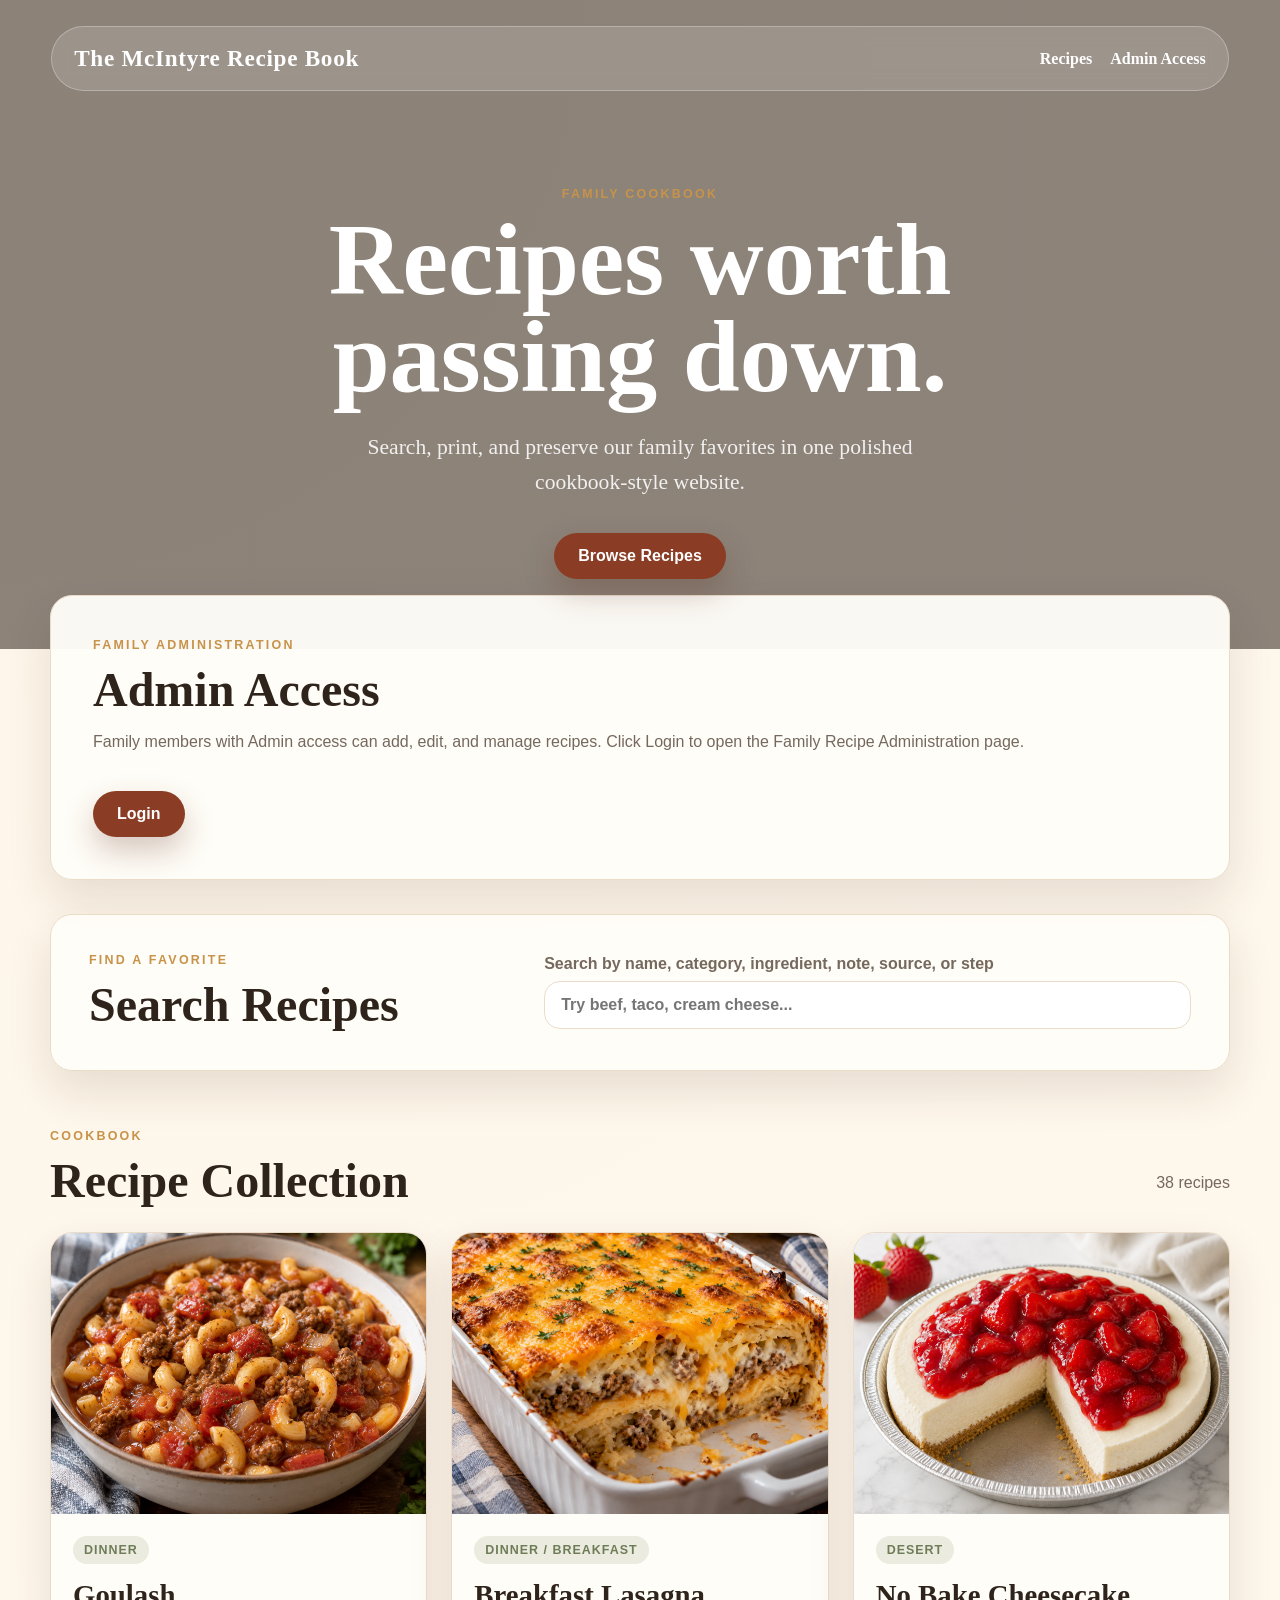
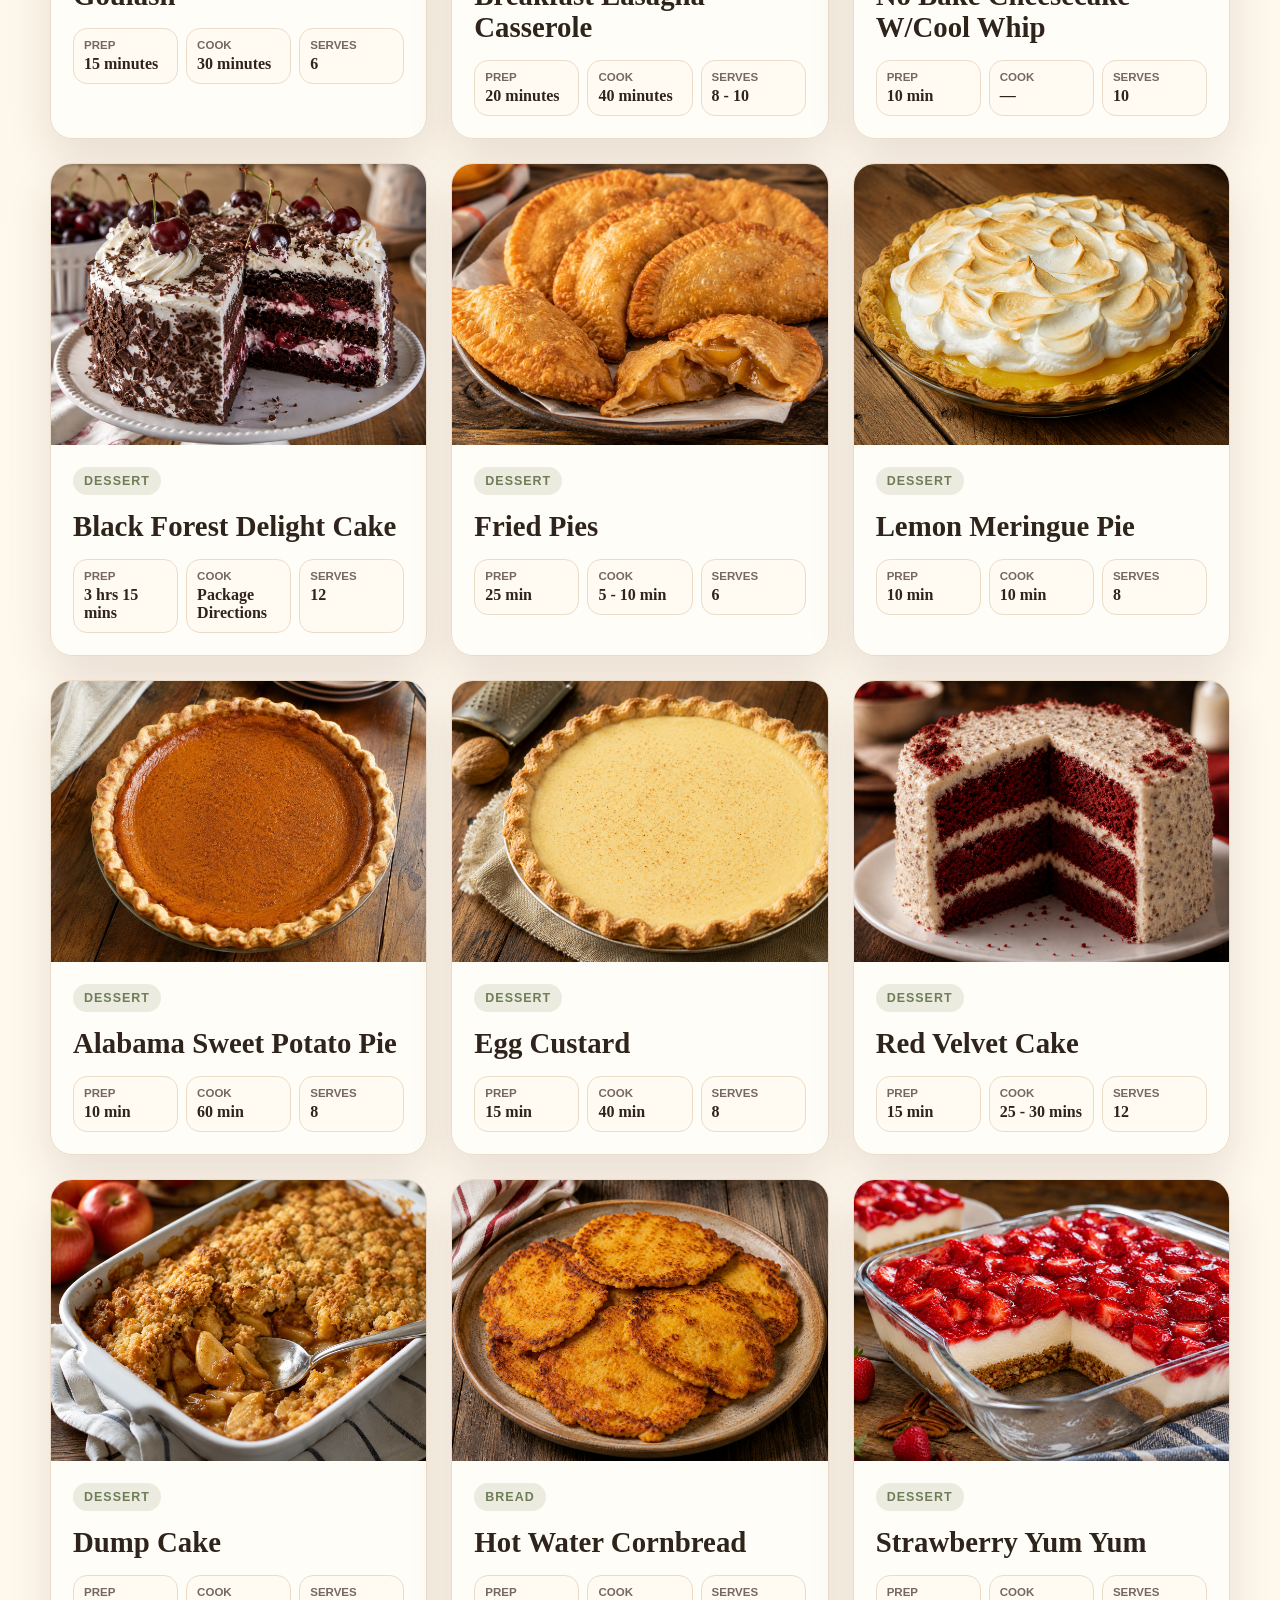
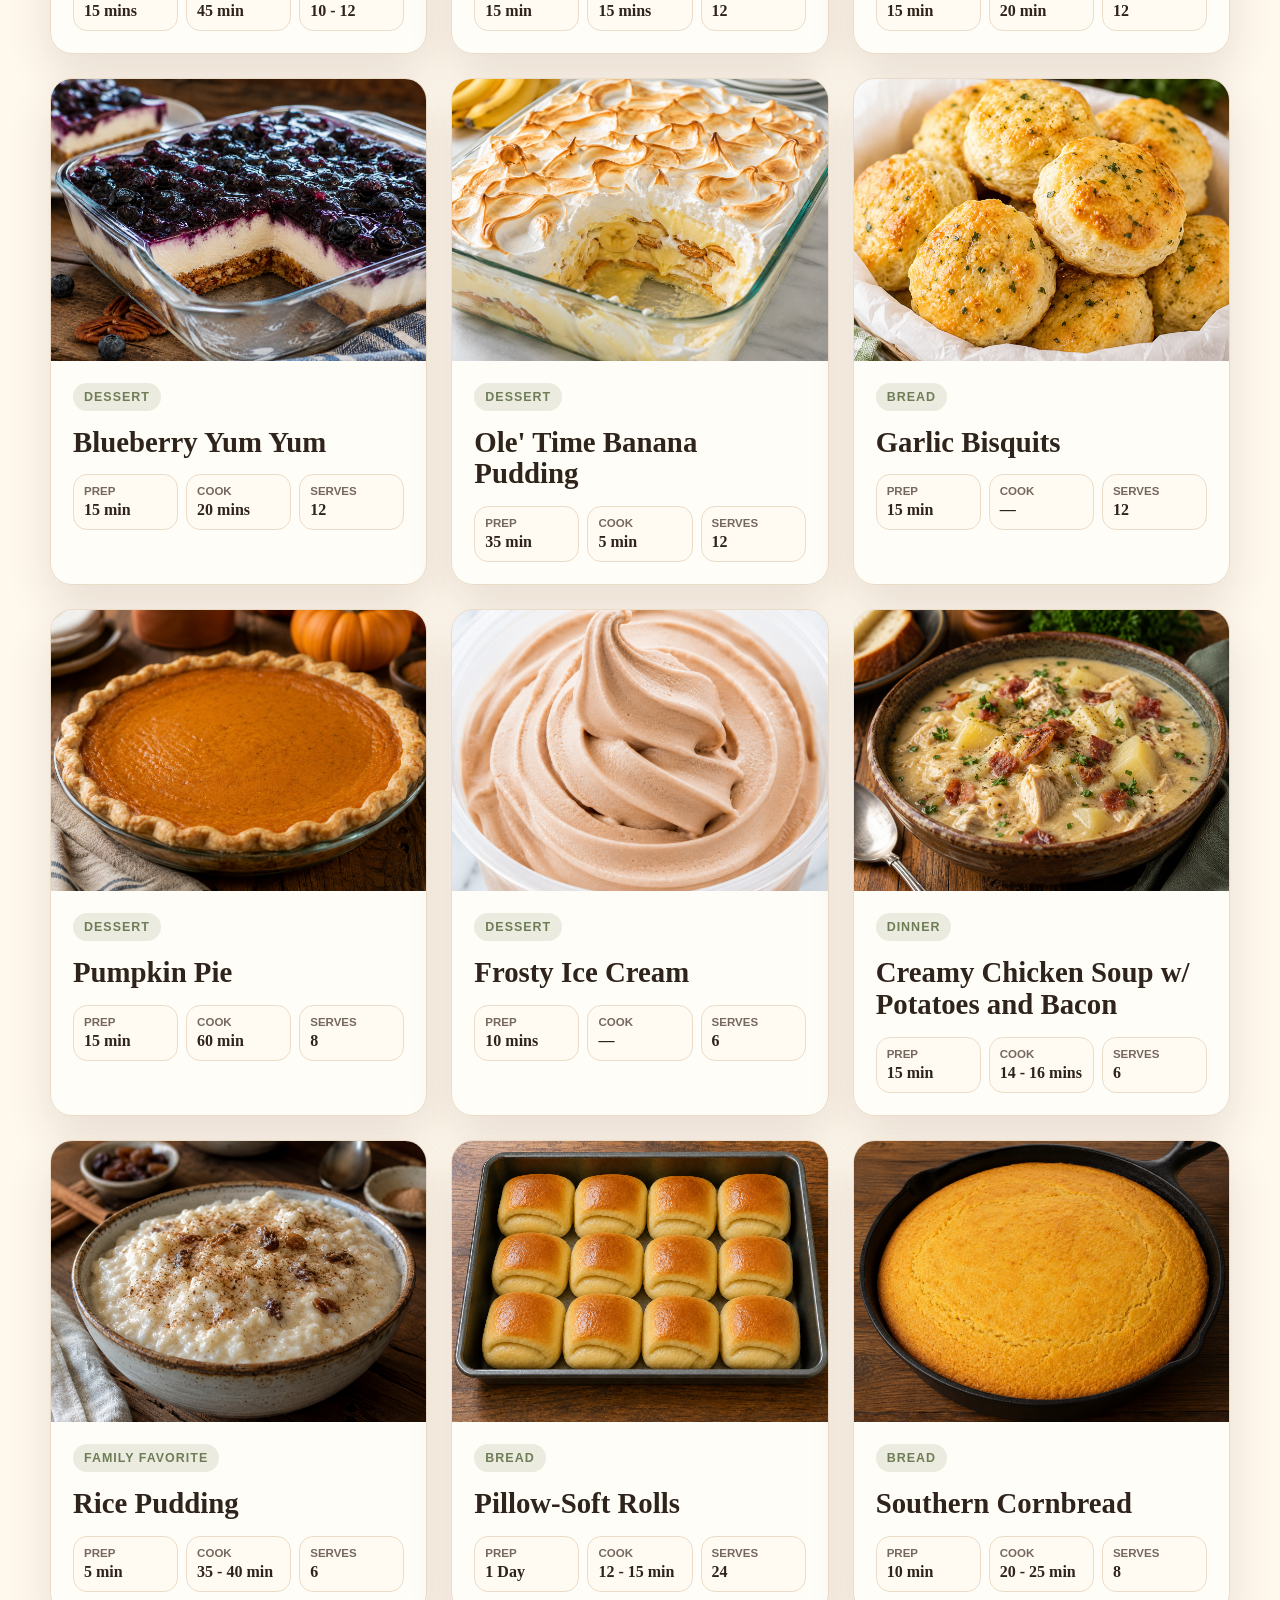
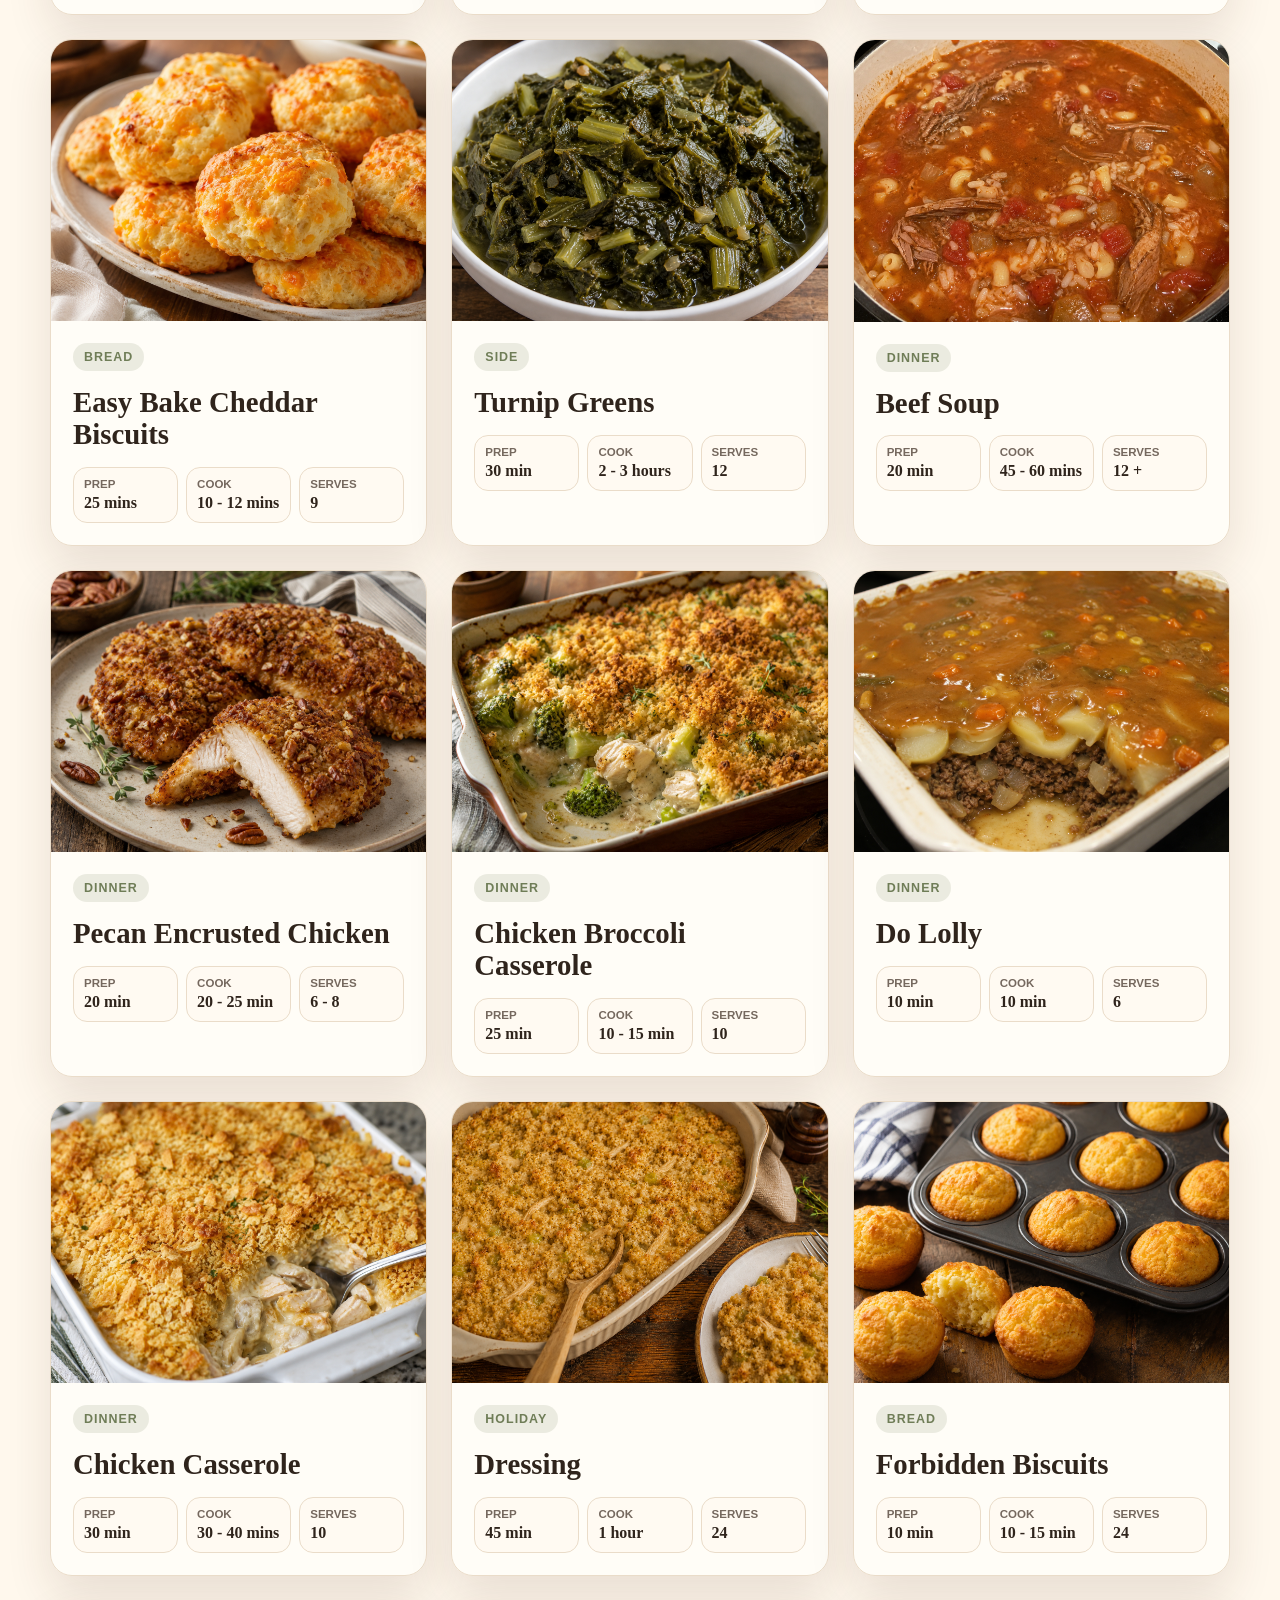
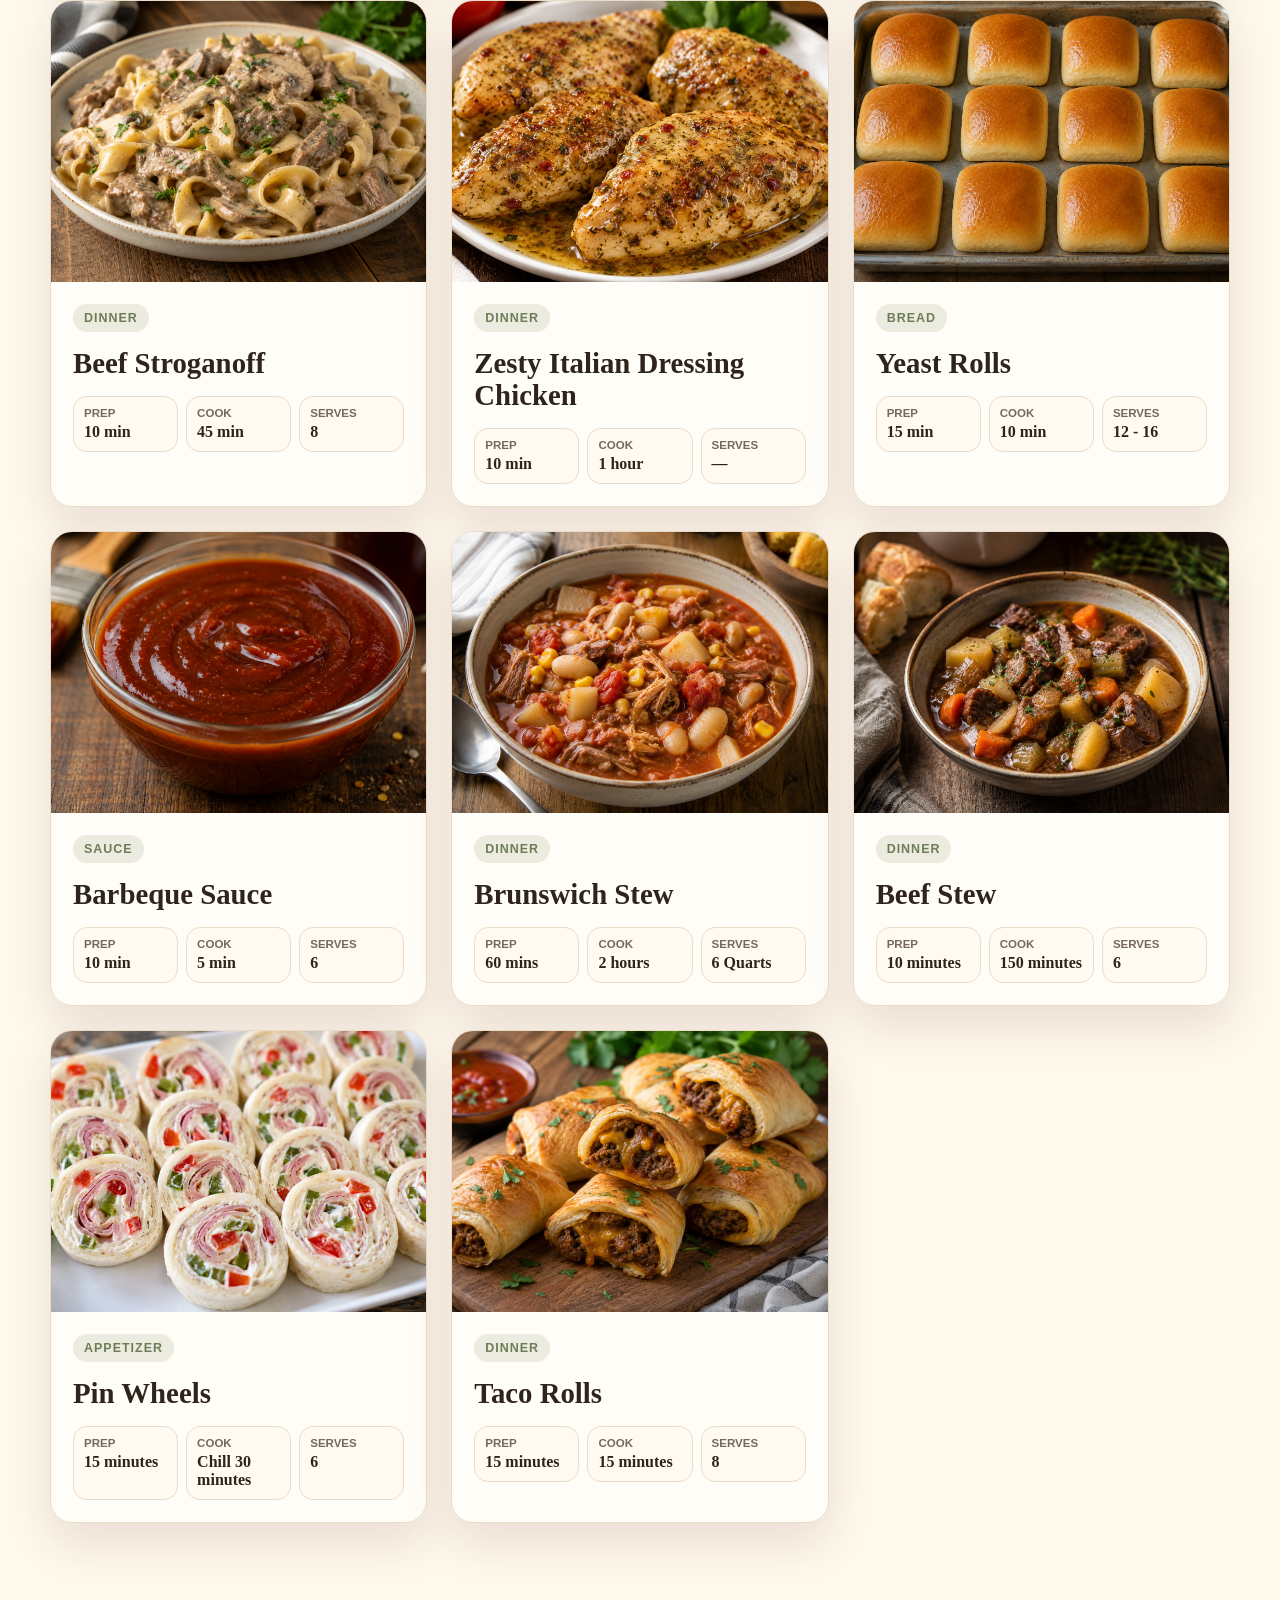
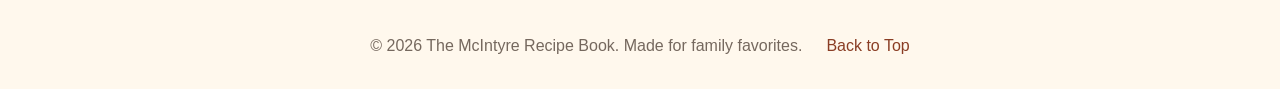
<file: index.html>
<!DOCTYPE html>
<html lang="en">
<head>
  <meta charset="utf-8" />
  <meta name="viewport" content="width=device-width, initial-scale=1" />
  <title>The McIntyre Recipe Book</title>
  <link rel="stylesheet" href="style.css" />
</head>

<body>
  <header class="site-hero" id="top">
    <nav class="top-nav" aria-label="Main navigation">
      <a class="brand" href="#top">The McIntyre Recipe Book</a>

      <div class="nav-links">
        <a href="#recipes">Recipes</a>
        <a href="#admin-access">Admin Access</a>
      </div>
    </nav>

    <section class="hero-content">
      <p class="eyebrow">Family Cookbook</p>

      <h1>Recipes worth passing down.</h1>

      <p class="hero-text">
        Search, print, and preserve our family favorites in one polished
        cookbook-style website.
      </p>

      <a class="primary-button" href="#recipes">
        Browse Recipes
      </a>
    </section>
  </header>

  <main>
    <section
      class="cookbook-panel github-panel"
      id="admin-access"
      aria-labelledby="admin-access-title"
    >
      <div class="section-heading form-heading">
        <div>
          <p class="section-label">
            Family Administration
          </p>

          <h2 id="admin-access-title">
            Admin Access
          </h2>

          <p class="muted">
            Family members with Admin access can add, edit,
            and manage recipes. Click Login to open the
            Family Recipe Administration page.
          </p>
        </div>
      </div>

      <div class="form-actions">
        <a
          class="primary-button"
          href="admin.html"
        >
          Login
        </a>
      </div>
    </section>

    <section
      class="cookbook-panel search-panel"
      aria-labelledby="recipe-search-title"
    >
      <div>
        <p class="section-label">
          Find a favorite
        </p>

        <h2 id="recipe-search-title">
          Search Recipes
        </h2>
      </div>

      <label
        class="search-box"
        for="recipe-search"
      >
        <span>
          Search by name, category, ingredient,
          note, source, or step
        </span>

        <input
          id="recipe-search"
          type="search"
          placeholder="Try beef, taco, cream cheese..."
        />
      </label>
    </section>

    <section
      class="recipes-section"
      id="recipes"
      aria-labelledby="recipes-title"
    >
      <div class="section-heading">
        <div>
          <p class="section-label">
            Cookbook
          </p>

          <h2 id="recipes-title">
            Recipe Collection
          </h2>
        </div>

        <p
          id="recipe-count"
          class="recipe-count"
        ></p>
      </div>

      <div
        id="recipes-grid"
        class="recipes-grid"
      ></div>

      <div
        id="empty-state"
        class="empty-state"
        hidden
      >
        <h3>No recipes found</h3>

        <p>
          Try a different search.
        </p>
      </div>
    </section>
  </main>

  <footer class="site-footer">
    <p>
      &copy;
      <span id="current-year"></span>
      The McIntyre Recipe Book.
      Made for family favorites.
    </p>

    <a href="#top">
      Back to Top
    </a>
  </footer>

  <!-- Full Recipe Modal -->
  <div
    id="recipe-modal"
    class="recipe-modal"
    hidden
  >
    <div
      class="recipe-modal-dialog"
      role="dialog"
      aria-modal="true"
      aria-labelledby="recipe-modal-title"
    >
      <button
        id="recipe-modal-close"
        class="recipe-modal-close"
        type="button"
        aria-label="Close recipe"
      >
        &times;
      </button>

      <div id="recipe-modal-content"></div>
    </div>
  </div>

  <script src="config.js"></script>
  <script src="app.js"></script>
</body>
</html>
</file>
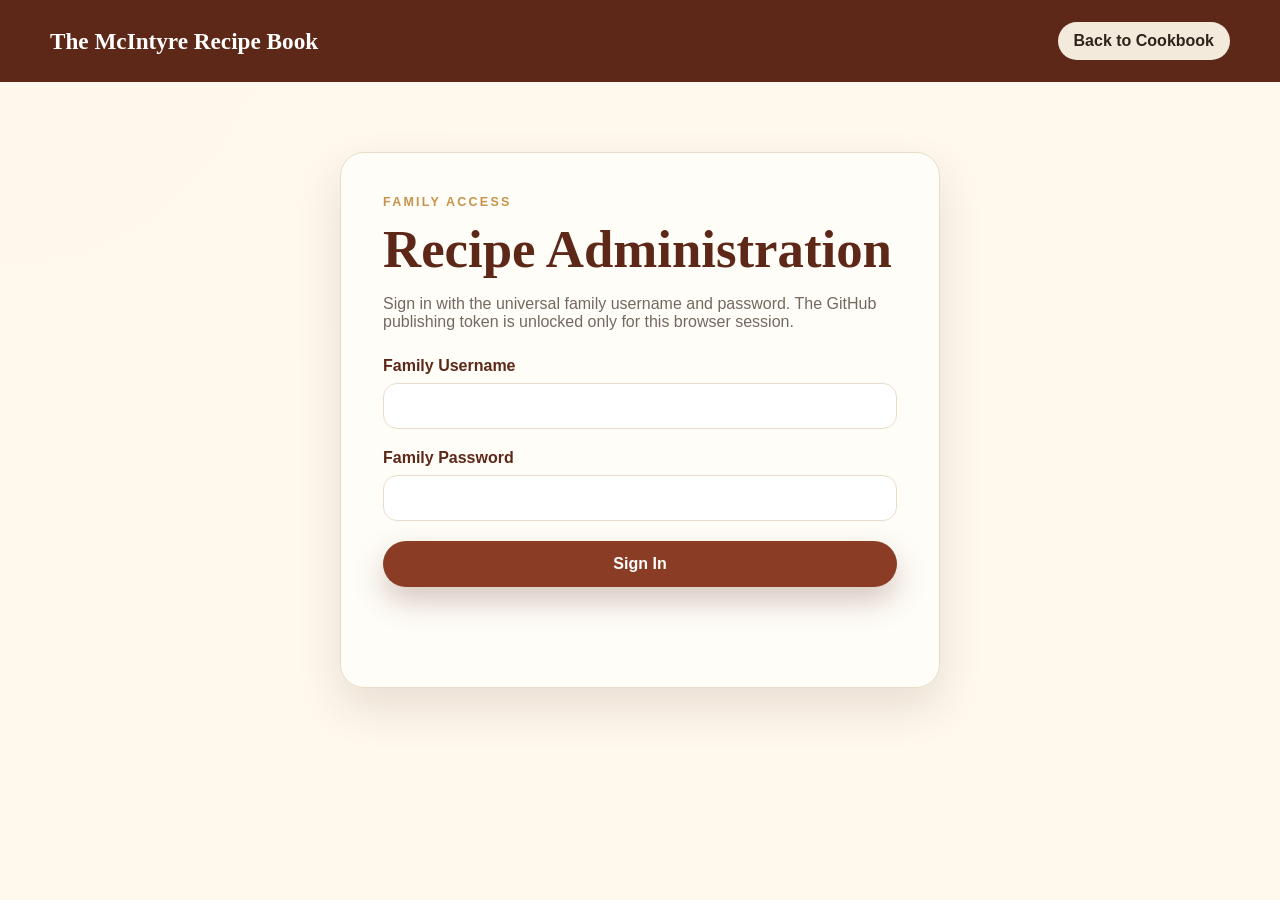
<file: admin.html>
<!DOCTYPE html>
<html lang="en">
<head>
  <meta charset="utf-8" />
  <meta name="viewport" content="width=device-width, initial-scale=1" />
  <title>Family Admin | The McIntyre Recipe Book</title>
  <link rel="stylesheet" href="style.css" />
  <link rel="stylesheet" href="admin.css" />
</head>
<body class="admin-page">
  <header class="admin-header">
    <div class="admin-header-inner">
      <a class="admin-brand" href="index.html">The McIntyre Recipe Book</a>
      <a class="secondary-button" href="index.html">Back to Cookbook</a>
    </div>
  </header>

  <main class="admin-main">
    <section id="login-panel" class="admin-card login-card">
      <p class="section-label">Family access</p>
      <h1>Recipe Administration</h1>
      <p class="muted">
        Sign in with the universal family username and password.
        The GitHub publishing token is unlocked only for this browser session.
      </p>

      <div id="setup-warning" class="setup-warning" hidden>
        <strong>Admin setup is not complete.</strong>
        Run <code>token-setup.html</code> on your computer, then upload the generated
        <code>admin-secrets.js</code> file to the website.
      </div>

      <form id="login-form" class="admin-form">
        <label>
          Family Username
          <input id="admin-username" type="text" autocomplete="username" required />
        </label>

        <label>
          Family Password
          <input id="admin-password" type="password" autocomplete="current-password" required />
        </label>

        <button id="login-button" class="primary-button" type="submit">Sign In</button>
        <p id="login-message" class="admin-message" role="status" aria-live="polite"></p>
      </form>
    </section>

    <section id="dashboard" class="admin-card dashboard" hidden>
      <div class="dashboard-heading">
        <div>
          <p class="section-label">Family cookbook</p>
          <h1>Recipe Administration</h1>
          <p class="muted">
            Add, edit, delete, and publish recipes directly to the cookbook repository. Changes takes about 5 minutes to show on the main page.
          </p>
        </div>

        <button id="logout-button" class="secondary-button" type="button">Sign Out</button>
      </div>

      <div class="admin-toolbar">
        <strong id="recipe-total">0 recipes</strong>
        <div class="admin-actions">
          <button id="new-recipe-button" class="primary-button" type="button">+ Add New Recipe</button>
          <button id="reload-button" class="secondary-button" type="button">Reload Latest</button>
        </div>
      </div>

      <p id="admin-message" class="admin-message" role="status" aria-live="polite"></p>
      <div id="recipe-list" class="admin-recipe-list"></div>

      <section id="recipe-editor" class="recipe-editor" hidden>
        <div class="editor-heading">
          <div>
            <p id="editor-mode-label" class="section-label">Add recipe</p>
            <h2 id="editor-title">Add a New Recipe</h2>
          </div>
          <button id="close-editor-button" class="secondary-button" type="button">Close</button>
        </div>

        <form id="recipe-form" class="admin-form">
          <input id="recipe-id" type="hidden" />

          <div class="admin-grid">
            <label>
              Recipe Name <span aria-hidden="true">*</span>
              <input id="recipe-title" type="text" required />
            </label>

            <label>
              Category
              <input id="recipe-category" type="text" placeholder="Dinner, Dessert, Breakfast..." />
            </label>

            <label>
              Prep Time
              <input id="recipe-prep" type="text" placeholder="15 minutes" />
            </label>

            <label>
              Cook Time
              <input id="recipe-cook" type="text" placeholder="45 minutes" />
            </label>

            <label>
              Servings
              <input id="recipe-servings" type="text" placeholder="6" />
            </label>

            <label>
              Recipe Source
              <input id="recipe-source" type="text" placeholder="Grandma, family favorite..." />
            </label>
          </div>

          <label>
            Existing Image Path
            <input id="recipe-image-path" type="text" placeholder="images/example.jpg" />
            <span class="field-hint">Leave this alone when editing to keep the current image.</span>
          </label>

          <label>
            Upload New Recipe Image
            <input id="recipe-image" type="file" accept="image/*" />
            <span class="field-hint">The image will publish to the repository's <strong>images/</strong> folder.</span>
          </label>

          <div id="image-preview-wrap" class="admin-image-preview-wrap" hidden>
            <img id="image-preview" class="admin-image-preview" alt="Recipe image preview" />
          </div>

          <label>
            Ingredients <span aria-hidden="true">*</span>
            <textarea id="recipe-ingredients" rows="8" placeholder="One ingredient per line" required></textarea>
          </label>

          <label>
            Instructions <span aria-hidden="true">*</span>
            <textarea id="recipe-instructions" rows="8" placeholder="One step per line" required></textarea>
          </label>

          <label>
            Family Notes
            <textarea id="recipe-notes" rows="4"></textarea>
          </label>

          <div class="admin-actions">
            <button id="save-button" class="primary-button" type="submit">Save & Publish Recipe</button>
            <button id="cancel-button" class="secondary-button" type="button">Cancel</button>
          </div>
        </form>
      </section>
    </section>
  </main>

  <script src="config.js"></script>
  <script src="admin-secrets.js"></script>
  <script src="admin.js"></script>
</body>
</html>
</file>
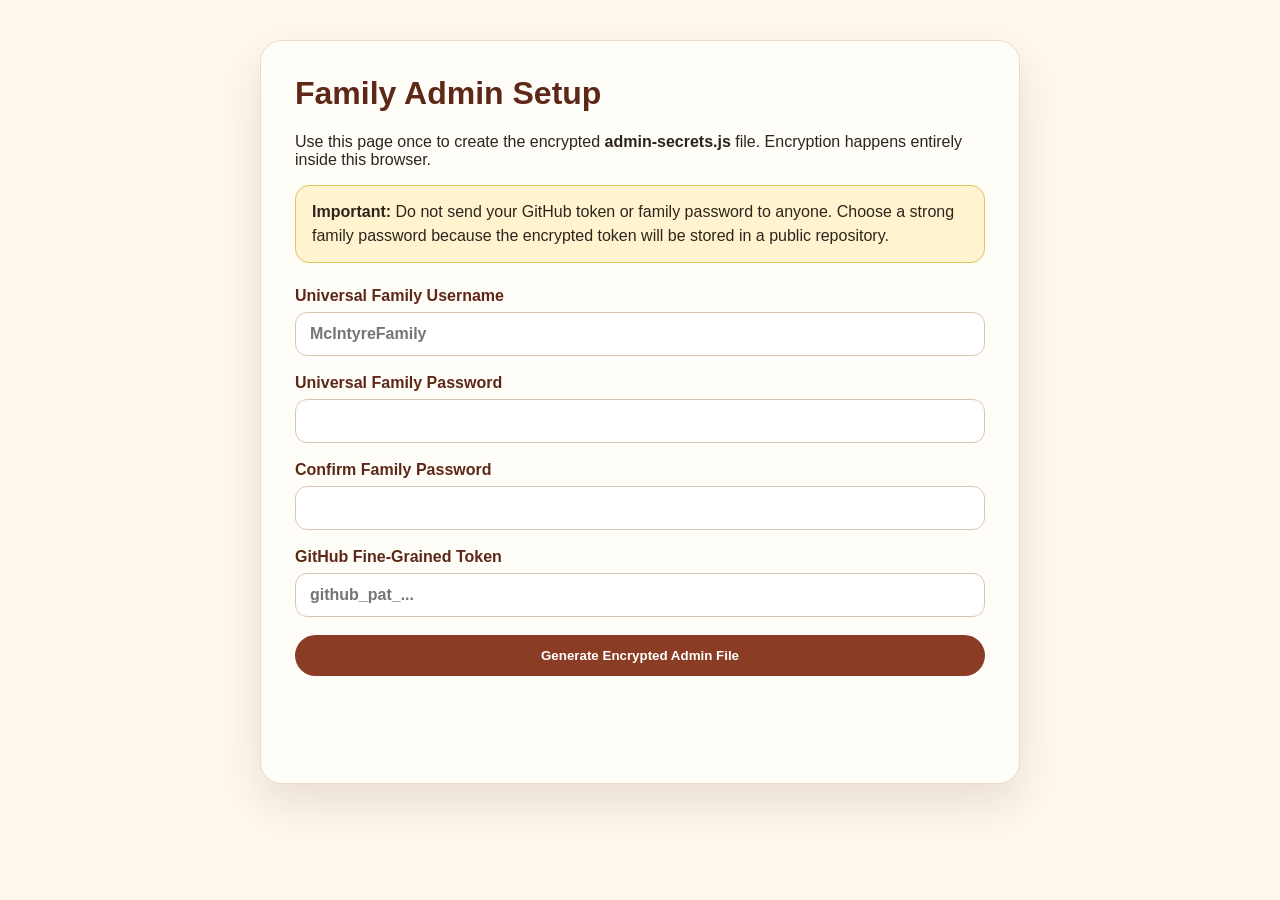
<file: token-setup.html>
<!DOCTYPE html>
<html lang="en">
<head>
  <meta charset="utf-8" />
  <meta name="viewport" content="width=device-width, initial-scale=1" />
  <title>McIntyre Cookbook Admin Setup</title>
  <style>
    :root { color-scheme: light; }
    * { box-sizing: border-box; }
    body {
      margin: 0;
      background: #fff8ed;
      color: #2f241c;
      font-family: Arial, Helvetica, sans-serif;
    }
    main {
      width: min(760px, calc(100% - 30px));
      margin: 40px auto;
      padding: 34px;
      background: #fffdf8;
      border: 1px solid #eadcc9;
      border-radius: 22px;
      box-shadow: 0 20px 45px rgba(70,45,24,.12);
    }
    h1 { margin-top: 0; color: #5d2818; }
    .warning {
      padding: 14px 16px;
      border: 1px solid #e3c25c;
      border-radius: 14px;
      background: #fff4cf;
      line-height: 1.5;
    }
    form { display: grid; gap: 18px; margin-top: 24px; }
    label { display: grid; gap: 7px; font-weight: 800; color: #5d2818; }
    input, textarea {
      width: 100%;
      border: 1px solid #d8c6b4;
      border-radius: 12px;
      padding: 12px 14px;
      font: inherit;
    }
    button {
      border: 0;
      border-radius: 999px;
      padding: 13px 22px;
      cursor: pointer;
      background: #8a3d24;
      color: white;
      font-weight: 800;
    }
    button.secondary { background: #eadcc9; color: #2f241c; }
    .buttons { display: flex; gap: 10px; flex-wrap: wrap; }
    #output-panel { margin-top: 28px; }
    #output { min-height: 220px; font-family: Consolas, monospace; }
    .status { min-height: 1.4em; font-weight: 700; color: #6f7d57; }
  </style>
</head>
<body>
  <main>
    <h1>Family Admin Setup</h1>
    <p>
      Use this page once to create the encrypted <strong>admin-secrets.js</strong> file.
      Encryption happens entirely inside this browser.
    </p>

    <div class="warning">
      <strong>Important:</strong> Do not send your GitHub token or family password to anyone.
      Choose a strong family password because the encrypted token will be stored in a public repository.
    </div>

    <form id="setup-form">
      <label>
        Universal Family Username
        <input id="username" type="text" placeholder="McIntyreFamily" required />
      </label>

      <label>
        Universal Family Password
        <input id="password" type="password" minlength="14" required />
      </label>

      <label>
        Confirm Family Password
        <input id="confirm-password" type="password" minlength="14" required />
      </label>

      <label>
        GitHub Fine-Grained Token
        <input id="github-token" type="password" placeholder="github_pat_..." required />
      </label>

      <button type="submit">Generate Encrypted Admin File</button>
      <p id="status" class="status"></p>
    </form>

    <section id="output-panel" hidden>
      <h2>Generated admin-secrets.js</h2>
      <p>
        Download this file and place it in the root of your
        <strong>redmarine84.github.io</strong> repository beside <strong>admin.html</strong>.
      </p>

      <textarea id="output" readonly></textarea>

      <div class="buttons">
        <button id="download-button" type="button">Download admin-secrets.js</button>
        <button id="copy-button" class="secondary" type="button">Copy Contents</button>
      </div>
    </section>
  </main>

  <script>
    const ITERATIONS = 600000;
    let generatedText = "";

    document.querySelector("#setup-form").addEventListener("submit", generate);
    document.querySelector("#download-button").addEventListener("click", downloadFile);
    document.querySelector("#copy-button").addEventListener("click", copyOutput);

    async function generate(event) {
      event.preventDefault();

      const username = document.querySelector("#username").value.trim();
      const password = document.querySelector("#password").value;
      const confirm = document.querySelector("#confirm-password").value;
      const token = document.querySelector("#github-token").value.trim();
      const status = document.querySelector("#status");

      status.textContent = "Generating encrypted configuration...";

      if (password !== confirm) {
        status.textContent = "The two password entries do not match.";
        return;
      }

      if (password.length < 14) {
        status.textContent = "Use a family password with at least 14 characters.";
        return;
      }

      if (!token.startsWith("github_")) {
        status.textContent = "That does not look like a GitHub fine-grained token.";
        return;
      }

      try {
        const salt = crypto.getRandomValues(new Uint8Array(16));
        const iv = crypto.getRandomValues(new Uint8Array(12));

        const baseKey = await crypto.subtle.importKey(
          "raw",
          new TextEncoder().encode(password),
          "PBKDF2",
          false,
          ["deriveKey"]
        );

        const key = await crypto.subtle.deriveKey(
          {
            name: "PBKDF2",
            salt,
            iterations: ITERATIONS,
            hash: "SHA-256"
          },
          baseKey,
          { name: "AES-GCM", length: 256 },
          false,
          ["encrypt"]
        );

        const encrypted = await crypto.subtle.encrypt(
          { name: "AES-GCM", iv },
          key,
          new TextEncoder().encode(token)
        );

        const settings = {
          version: 1,
          username,
          iterations: ITERATIONS,
          salt: bytesToBase64(salt),
          iv: bytesToBase64(iv),
          ciphertext: bytesToBase64(new Uint8Array(encrypted))
        };

        generatedText =
`/*
  Generated McIntyre Cookbook family admin configuration.

  The GitHub token below is encrypted with the family password.
  The plaintext password and plaintext GitHub token are NOT stored in this file.

  Do not manually edit the encrypted values. Run token-setup.html again
  whenever you want to change the family password or GitHub token.
*/
window.COOKBOOK_ADMIN_SECRETS = ${JSON.stringify(settings, null, 2)};
`;

        document.querySelector("#output").value = generatedText;
        document.querySelector("#output-panel").hidden = false;
        status.textContent = "Encryption complete. Download admin-secrets.js.";
      } catch (error) {
        console.error(error);
        status.textContent = "Encryption failed. Open this page in a current version of Chrome, Edge, or Firefox.";
      }
    }

    function bytesToBase64(bytes) {
      let binary = "";
      for (const byte of bytes) binary += String.fromCharCode(byte);
      return btoa(binary);
    }

    function downloadFile() {
      if (!generatedText) return;
      const blob = new Blob([generatedText], { type: "text/javascript" });
      const url = URL.createObjectURL(blob);
      const link = document.createElement("a");
      link.href = url;
      link.download = "admin-secrets.js";
      link.click();
      setTimeout(() => URL.revokeObjectURL(url), 1000);
    }

    async function copyOutput() {
      if (!generatedText) return;
      await navigator.clipboard.writeText(generatedText);
      document.querySelector("#status").textContent = "Copied admin-secrets.js contents.";
    }
  </script>
</body>
</html>
</file>
<file: style.css>
:root {
  --cream: #fff8ed;
  --paper: #fffdf8;
  --ink: #2f241c;
  --muted: #75685e;
  --brand: #8a3d24;
  --brand-dark: #5d2818;
  --gold: #c7934a;
  --sage: #6f7d57;
  --line: #eadcc9;
  --shadow:
    0 20px 45px
    rgba(70, 45, 24, 0.12);
  --radius: 22px;
}

* {
  box-sizing: border-box;
}

html {
  scroll-behavior: smooth;
}

body {
  margin: 0;

  color: var(--ink);

  font-family:
    Georgia,
    "Times New Roman",
    serif;

  background:
    linear-gradient(
      rgba(255, 248, 237, 0.88),
      rgba(255, 248, 237, 0.88)
    ),
    radial-gradient(
      circle at top left,
      rgba(199, 147, 74, 0.22),
      transparent 30%
    ),
    var(--cream);
}

body.modal-open {
  overflow: hidden;
}

a {
  color: var(--brand);
  text-decoration: none;
}

a:hover,
a:focus {
  color: var(--brand-dark);
  text-decoration: underline;
}

button,
input,
textarea {
  font: inherit;
}

/* --------------------------------------------------
   Hero
-------------------------------------------------- */

.site-hero {
  min-height: 560px;

  padding:
    26px
    clamp(18px, 4vw, 60px)
    70px;

  background:
    linear-gradient(
      rgba(47, 36, 28, 0.55),
      rgba(47, 36, 28, 0.55)
    ),
    url(
      "https://images.unsplash.com/photo-1495521821757-a1efb6729352?auto=format&fit=crop&w=1800&q=80"
    )
    center / cover;

  color: #fff;
}

.top-nav {
  display: flex;
  align-items: center;
  justify-content: space-between;

  gap: 20px;

  max-width: 1180px;
  margin: 0 auto;

  padding: 18px 22px;

  border:
    1px solid
    rgba(255, 255, 255, 0.28);

  border-radius: 999px;

  background:
    rgba(255, 255, 255, 0.14);

  backdrop-filter: blur(8px);
}

.brand {
  color: #fff;

  font-size:
    clamp(
      1.1rem,
      2vw,
      1.45rem
    );

  font-weight: 700;

  letter-spacing: 0.03em;
}

.brand:hover,
.brand:focus,
.nav-links a:hover,
.nav-links a:focus {
  color: #fff;
}

.nav-links {
  display: flex;
  gap: 18px;
  flex-wrap: wrap;
}

.nav-links a {
  color: #fff;
  font-weight: 700;
}

.hero-content {
  max-width: 760px;

  margin:
    96px auto 0;

  text-align: center;
}

.eyebrow,
.section-label {
  margin:
    0 0 10px;

  color: var(--gold);

  font-family:
    Arial,
    Helvetica,
    sans-serif;

  font-size: 0.78rem;

  font-weight: 800;

  letter-spacing: 0.18em;

  text-transform: uppercase;
}

.hero-content h1 {
  margin: 0;

  font-size:
    clamp(
      3rem,
      8vw,
      6.5rem
    );

  line-height: 0.95;

  text-wrap: balance;
}

.hero-text {
  max-width: 620px;

  margin:
    24px auto 32px;

  color:
    rgba(
      255,
      255,
      255,
      0.88
    );

  font-size:
    clamp(
      1.1rem,
      2vw,
      1.35rem
    );

  line-height: 1.65;
}

/* --------------------------------------------------
   Buttons
-------------------------------------------------- */

.primary-button,
.secondary-button,
.danger-button {
  display: inline-flex;

  align-items: center;
  justify-content: center;

  border: 0;
  border-radius: 999px;

  cursor: pointer;

  font-family:
    Arial,
    Helvetica,
    sans-serif;

  font-weight: 800;

  text-decoration: none;

  transition:
    transform 0.2s ease,
    box-shadow 0.2s ease,
    background 0.2s ease;
}

.primary-button {
  padding: 14px 24px;

  color: #fff;

  background:
    var(--brand);

  box-shadow:
    0 14px 30px
    rgba(93, 40, 24, 0.25);
}

.primary-button:hover,
.primary-button:focus {
  color: #fff;

  background:
    var(--brand-dark);

  text-decoration: none;

  transform:
    translateY(-1px);
}

.secondary-button,
.danger-button {
  padding:
    10px 16px;

  background:
    #f4eadc;

  color:
    var(--ink);
}

.secondary-button:hover,
.secondary-button:focus {
  background:
    #eadcc9;

  color:
    var(--ink);

  text-decoration: none;
}

.danger-button {
  color:
    #8f1f12;
}

.danger-button:hover,
.danger-button:focus {
  background:
    #ffe3df;

  color:
    #72170d;

  text-decoration: none;
}

button:disabled {
  cursor: not-allowed;
  opacity: 0.65;
}

/* --------------------------------------------------
   Main layout
-------------------------------------------------- */

main {
  width:
    min(
      1180px,
      calc(100% - 32px)
    );

  margin:
    -54px auto 60px;
}

.cookbook-panel,
.recipe-card,
.empty-state {
  border:
    1px solid
    var(--line);

  border-radius:
    var(--radius);

  background:
    rgba(
      255,
      253,
      248,
      0.96
    );

  box-shadow:
    var(--shadow);
}

.github-panel {
  margin-bottom: 34px;

  padding:
    clamp(
      24px,
      4vw,
      42px
    );
}

.form-actions {
  display: flex;

  align-items: center;

  flex-wrap: wrap;

  gap: 12px;
}

.section-heading {
  display: flex;

  align-items: end;

  justify-content:
    space-between;

  gap: 18px;

  margin-bottom: 24px;
}

.form-heading {
  align-items: start;
}

.search-panel h2,
.section-heading h2,
.form-heading h2 {
  margin: 0;

  font-size:
    clamp(
      2rem,
      4vw,
      3rem
    );
}

.recipe-count,
.muted {
  color:
    var(--muted);

  font-family:
    Arial,
    Helvetica,
    sans-serif;
}

/* --------------------------------------------------
   Search
-------------------------------------------------- */

.search-panel {
  display: grid;

  grid-template-columns:
    minmax(0, 0.8fr)
    minmax(280px, 1.2fr);

  gap: 24px;

  align-items: center;

  padding:
    clamp(
      22px,
      4vw,
      38px
    );
}

.search-box {
  display: grid;

  gap: 8px;

  color:
    var(--muted);

  font-family:
    Arial,
    Helvetica,
    sans-serif;

  font-weight: 700;
}

.search-box input {
  width: 100%;

  border:
    1px solid
    var(--line);

  border-radius:
    16px;

  background:
    #fff;

  color:
    var(--ink);

  padding:
    14px 16px;

  outline: none;
}

.search-box input:focus {
  border-color:
    var(--gold);

  box-shadow:
    0 0 0 4px
    rgba(
      199,
      147,
      74,
      0.14
    );
}

/* --------------------------------------------------
   Recipe collection
-------------------------------------------------- */

.recipes-section {
  padding:
    58px 0 20px;
}

.recipes-grid {
  display: grid;

  grid-template-columns:
    repeat(
      3,
      minmax(0, 1fr)
    );

  gap: 24px;
}

/* --------------------------------------------------
   Compact Recipe Cards
-------------------------------------------------- */

.recipe-card {
  overflow: hidden;

  display: flex;

  flex-direction: column;
}

.compact-recipe-card {
  cursor: pointer;

  transition:
    transform 0.2s ease,
    box-shadow 0.2s ease,
    border-color 0.2s ease;
}

.compact-recipe-card:hover,
.compact-recipe-card:focus {
  transform:
    translateY(-5px);

  box-shadow:
    0 28px 55px
    rgba(
      70,
      45,
      24,
      0.2
    );

  border-color:
    rgba(
      199,
      147,
      74,
      0.7
    );

  outline: none;
}

.recipe-image {
  width: 100%;

  aspect-ratio: 4 / 3;

  object-fit: cover;

  background:
    #eadcc9;
}

.recipe-content {
  display: flex;

  flex: 1;

  flex-direction: column;

  gap: 16px;

  padding: 22px;
}

.recipe-category {
  align-self: flex-start;

  border-radius:
    999px;

  background:
    rgba(
      111,
      125,
      87,
      0.14
    );

  color:
    var(--sage);

  padding:
    7px 11px;

  font-family:
    Arial,
    Helvetica,
    sans-serif;

  font-size:
    0.78rem;

  font-weight: 800;

  text-transform:
    uppercase;

  letter-spacing:
    0.08em;
}

.recipe-card h3 {
  margin: 0;

  font-size:
    1.8rem;

  line-height: 1.1;
}

.recipe-meta {
  display: grid;

  grid-template-columns:
    repeat(
      3,
      1fr
    );

  gap: 8px;

  margin: 0;
}

.recipe-meta div {
  border:
    1px solid
    var(--line);

  border-radius:
    14px;

  padding: 10px;

  background:
    #fffaf2;
}

.recipe-meta dt {
  color:
    var(--muted);

  font-family:
    Arial,
    Helvetica,
    sans-serif;

  font-size:
    0.72rem;

  font-weight: 800;

  text-transform:
    uppercase;
}

.recipe-meta dd {
  margin:
    4px 0 0;

  font-weight: 700;
}

.recipe-notes {
  border-left:
    4px solid
    var(--gold);

  margin: 0;

  padding:
    8px 0
    8px 14px;

  color:
    var(--muted);

  font-style: italic;
}

.recipe-source {
  border-left:
    4px solid
    rgba(
      111,
      125,
      87,
      0.45
    );

  margin: 0;

  padding:
    6px 0
    6px 12px;

  color:
    var(--muted);

  font-family:
    Arial,
    Helvetica,
    sans-serif;

  line-height: 1.45;
}

/* --------------------------------------------------
   Empty state
-------------------------------------------------- */

.empty-state {
  padding:
    42px 24px;

  text-align: center;
}

.empty-state h3 {
  margin:
    0 0 8px;

  font-size:
    2rem;
}

/* --------------------------------------------------
   Recipe Modal
-------------------------------------------------- */

.recipe-modal {
  position: fixed;

  inset: 0;

  z-index: 9999;

  overflow-y: auto;

  padding:
    28px 16px;

  background:
    rgba(
      47,
      36,
      28,
      0.76
    );

  backdrop-filter:
    blur(6px);
}

.recipe-modal[hidden] {
  display: none;
}

.recipe-modal-dialog {
  position: relative;

  width:
    min(
      900px,
      100%
    );

  margin:
    20px auto;

  overflow: hidden;

  border:
    1px solid
    var(--line);

  border-radius:
    26px;

  background:
    var(--paper);

  box-shadow:
    0 35px 90px
    rgba(
      0,
      0,
      0,
      0.38
    );
}

.recipe-modal-close {
  position: absolute;

  top: 14px;
  right: 14px;

  z-index: 10;

  width: 46px;
  height: 46px;

  display: flex;

  align-items: center;
  justify-content: center;

  border: 0;

  border-radius:
    50%;

  background:
    rgba(
      255,
      255,
      255,
      0.94
    );

  color:
    var(--brand-dark);

  cursor: pointer;

  font-family:
    Arial,
    Helvetica,
    sans-serif;

  font-size:
    2rem;

  font-weight: 700;

  line-height: 1;

  box-shadow:
    0 5px 20px
    rgba(
      0,
      0,
      0,
      0.15
    );
}

.recipe-modal-close:hover,
.recipe-modal-close:focus {
  background:
    #fff;

  transform:
    scale(1.05);
}

.recipe-modal-header {
  display: grid;

  grid-template-columns:
    minmax(
      280px,
      0.95fr
    )
    minmax(
      0,
      1.05fr
    );
}

.recipe-modal-image {
  width: 100%;

  height: 100%;

  min-height:
    380px;

  object-fit: cover;

  background:
    #eadcc9;
}

.recipe-modal-title-block {
  display: flex;

  flex-direction: column;

  justify-content:
    center;

  gap: 18px;

  padding:
    clamp(
      32px,
      5vw,
      52px
    );
}

.recipe-modal-title-block h2 {
  margin: 0;

  color:
    var(--ink);

  font-size:
    clamp(
      2.3rem,
      5vw,
      4rem
    );

  line-height:
    1.02;
}

.recipe-modal-title-block
.recipe-meta {
  margin-top:
    4px;
}

.recipe-modal-body {
  display: grid;

  gap: 30px;

  padding:
    clamp(
      28px,
      5vw,
      50px
    );
}

.modal-section h3 {
  margin:
    0 0 14px;

  color:
    var(--brand-dark);

  font-family:
    Arial,
    Helvetica,
    sans-serif;

  font-size:
    1.3rem;

  text-transform:
    uppercase;

  letter-spacing:
    0.06em;
}

.modal-section ul,
.modal-section ol {
  margin: 0;

  padding-left:
    24px;

  line-height:
    1.75;
}

.modal-section li {
  margin-bottom:
    8px;
}

.recipe-modal-actions {
  display: flex;

  justify-content:
    flex-end;

  padding-top:
    4px;
}

/* --------------------------------------------------
   Footer
-------------------------------------------------- */

.site-footer {
  display: flex;

  justify-content:
    center;

  gap: 24px;

  flex-wrap: wrap;

  padding:
    34px 18px;

  color:
    var(--muted);

  font-family:
    Arial,
    Helvetica,
    sans-serif;

  text-align: center;
}

.site-footer p {
  margin: 0;
}

/* --------------------------------------------------
   Responsive
-------------------------------------------------- */

@media
  (max-width: 980px) {

  .recipes-grid {
    grid-template-columns:
      repeat(
        2,
        minmax(0, 1fr)
      );
  }

  .search-panel {
    grid-template-columns:
      1fr;
  }
}

@media
  (max-width: 720px) {

  .recipe-modal-header {
    grid-template-columns:
      1fr;
  }

  .recipe-modal-image {
    min-height:
      260px;

    max-height:
      360px;
  }

  .recipe-modal-dialog {
    margin:
      0 auto;
  }
}

@media
  (max-width: 680px) {

  .top-nav,
  .section-heading {
    align-items:
      flex-start;

    flex-direction:
      column;
  }

  .recipes-grid {
    grid-template-columns:
      1fr;
  }

  main {
    width:
      min(
        100% - 20px,
        1180px
      );
  }

  .site-hero {
    min-height:
      620px;
  }

  .recipe-meta {
    grid-template-columns:
      1fr;
  }

  .recipe-modal-title-block {
    padding:
      26px 22px;
  }

  .recipe-modal-body {
    padding:
      26px 22px;
  }
}

/* --------------------------------------------------
   Print
-------------------------------------------------- */

@media print {
  body {
    background:
      #fff;
  }

  .site-hero,
  .search-panel,
  .github-panel,
  .site-footer,
  .recipe-modal {
    display:
      none !important;
  }

  main {
    width: 100%;
    margin: 0;
  }

  .recipes-section {
    padding: 0;
  }

  .recipes-grid {
    display: block;
  }

  .recipe-card {
    break-inside:
      avoid;

    box-shadow: none;

    border: 0;
  }
}
</file>
<file: admin.css>
:root {
  --admin-card: rgba(255, 253, 248, 0.98);
}

.admin-page {
  min-height: 100vh;
  background:
    linear-gradient(rgba(255, 248, 237, 0.95), rgba(255, 248, 237, 0.95)),
    radial-gradient(circle at top left, rgba(199, 147, 74, 0.22), transparent 30%),
    #fff8ed;
}

.admin-header {
  padding: 22px 18px;
  background: #5d2818;
}

.admin-header-inner {
  width: min(1180px, 100%);
  margin: 0 auto;
  display: flex;
  align-items: center;
  justify-content: space-between;
  gap: 18px;
}

.admin-brand {
  color: #fff;
  font-weight: 800;
  font-size: clamp(1.1rem, 2vw, 1.45rem);
}

.admin-brand:hover,
.admin-brand:focus {
  color: #fff;
}

.admin-main {
  width: min(1180px, calc(100% - 32px));
  margin: 38px auto 70px;
}

.admin-card {
  border: 1px solid var(--line, #eadcc9);
  border-radius: 24px;
  background: var(--admin-card);
  box-shadow: var(--shadow, 0 20px 45px rgba(70, 45, 24, 0.12));
  padding: clamp(24px, 4vw, 42px);
}

.login-card {
  max-width: 600px;
  margin: 70px auto 0;
}

.admin-card h1,
.admin-card h2 {
  color: var(--brand-dark, #5d2818);
}

.admin-card h1 {
  margin: 0 0 12px;
  font-size: clamp(2.1rem, 5vw, 3.3rem);
}

.admin-card h2 {
  margin: 0;
  font-size: clamp(1.8rem, 4vw, 2.5rem);
}

.admin-form {
  display: grid;
  gap: 20px;
  margin-top: 26px;
}

.admin-form label {
  display: grid;
  gap: 8px;
  color: var(--brand-dark, #5d2818);
  font-family: Arial, Helvetica, sans-serif;
  font-weight: 800;
}

.admin-form input,
.admin-form textarea {
  width: 100%;
  border: 1px solid var(--line, #eadcc9);
  border-radius: 14px;
  background: #fff;
  color: var(--ink, #2f241c);
  padding: 13px 15px;
  outline: none;
  font: inherit;
}

.admin-form input:focus,
.admin-form textarea:focus {
  border-color: var(--gold, #c7934a);
  box-shadow: 0 0 0 4px rgba(199, 147, 74, 0.14);
}

.admin-grid {
  display: grid;
  grid-template-columns: repeat(3, minmax(0, 1fr));
  gap: 16px;
}

.admin-message {
  min-height: 1.5em;
  margin: 14px 0 0;
  color: var(--sage, #6f7d57);
  font-family: Arial, Helvetica, sans-serif;
  font-weight: 800;
}

.admin-message.error {
  color: #8f1f12;
}

.setup-warning {
  margin-top: 22px;
  border: 1px solid #e5c767;
  border-radius: 14px;
  padding: 14px 16px;
  background: #fff4cf;
  color: #624d08;
  font-family: Arial, Helvetica, sans-serif;
  line-height: 1.5;
}

.dashboard-heading,
.editor-heading,
.admin-toolbar,
.admin-recipe-row {
  display: flex;
  justify-content: space-between;
  align-items: center;
  gap: 18px;
}

.admin-toolbar {
  margin: 28px 0 10px;
  padding: 18px 0;
  border-top: 1px solid var(--line, #eadcc9);
  border-bottom: 1px solid var(--line, #eadcc9);
}

.admin-actions {
  display: flex;
  align-items: center;
  flex-wrap: wrap;
  gap: 10px;
}

.admin-recipe-list {
  display: grid;
  gap: 12px;
  margin-top: 20px;
}

.admin-recipe-row {
  border: 1px solid var(--line, #eadcc9);
  border-radius: 16px;
  padding: 15px 17px;
  background: #fffaf2;
}

.admin-recipe-row h3 {
  margin: 0 0 4px;
  color: var(--brand-dark, #5d2818);
  font-size: 1.35rem;
}

.admin-recipe-row p {
  margin: 0;
  color: var(--muted, #75685e);
  font-family: Arial, Helvetica, sans-serif;
}

.recipe-editor {
  margin-top: 34px;
  padding-top: 30px;
  border-top: 2px solid var(--line, #eadcc9);
}

.admin-image-preview-wrap {
  width: min(360px, 100%);
}

.admin-image-preview {
  width: 100%;
  max-height: 260px;
  object-fit: cover;
  border-radius: 16px;
  border: 1px solid var(--line, #eadcc9);
}

.admin-delete-button {
  border: 0;
  border-radius: 999px;
  padding: 10px 16px;
  cursor: pointer;
  background: #ffe3df;
  color: #72170d;
  font-family: Arial, Helvetica, sans-serif;
  font-weight: 800;
}

button:disabled {
  cursor: not-allowed;
  opacity: 0.6;
}

@media (max-width: 900px) {
  .admin-grid {
    grid-template-columns: repeat(2, minmax(0, 1fr));
  }
}

@media (max-width: 680px) {
  .admin-header-inner,
  .dashboard-heading,
  .editor-heading,
  .admin-toolbar,
  .admin-recipe-row {
    align-items: flex-start;
    flex-direction: column;
  }

  .admin-grid {
    grid-template-columns: 1fr;
  }

  .admin-main {
    width: min(100% - 20px, 1180px);
  }
}
</file>
